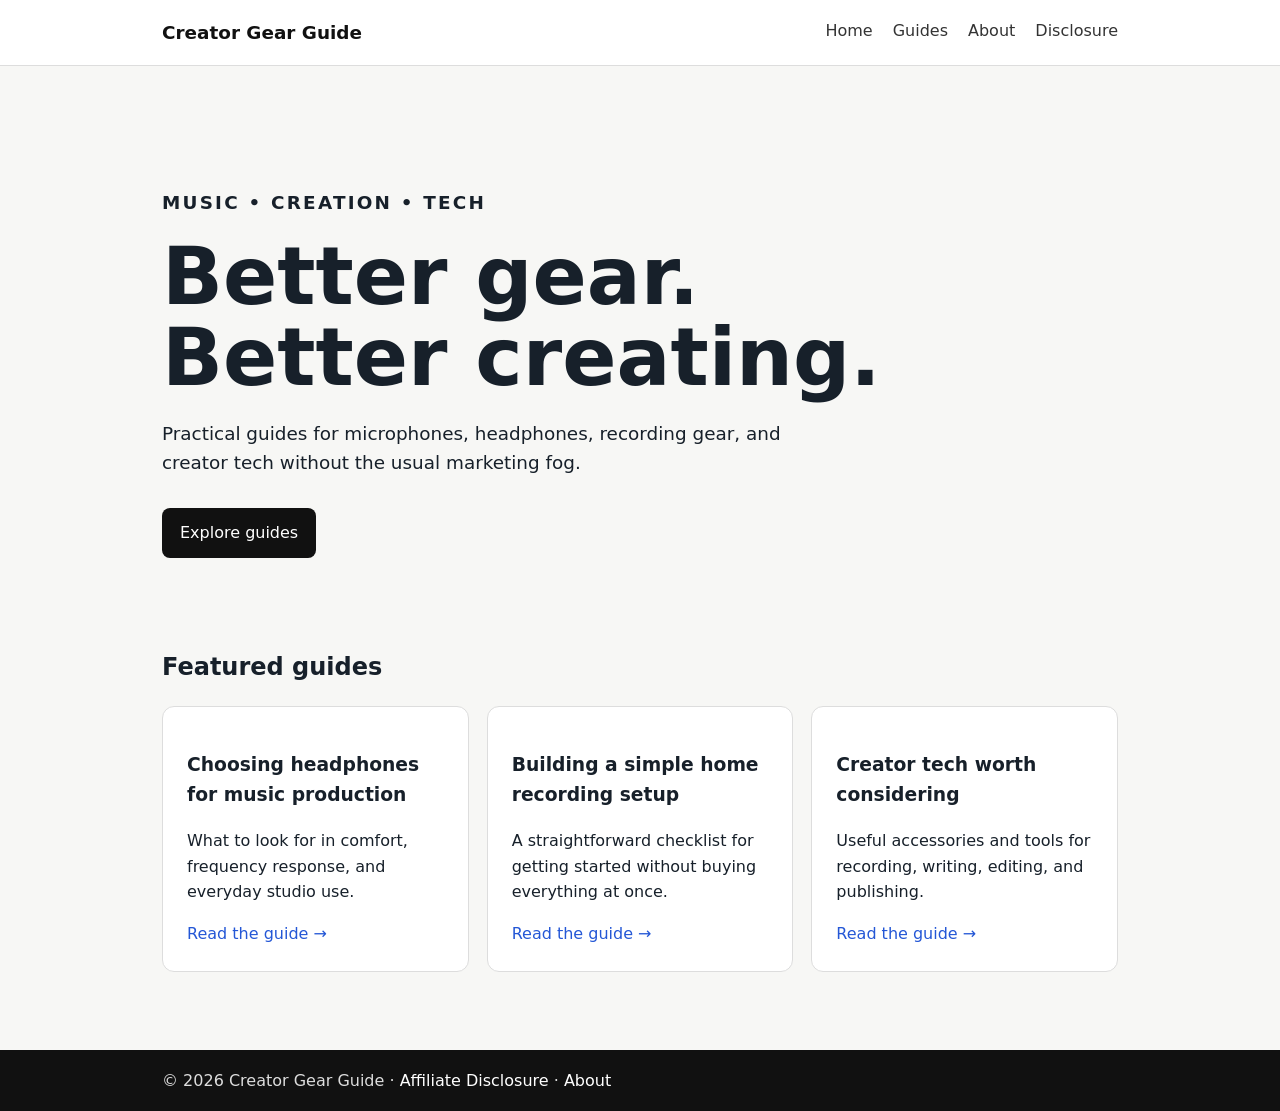
<file: index.html>
<!doctype html>
<html lang="en">
<head>
  <meta charset="utf-8">
  <meta name="viewport" content="width=device-width,initial-scale=1">
  <title>Creator Gear Guide</title>
  <link rel="stylesheet" href="style.css">
<meta name="google-site-verification" content="H8cd2s70seHZGb-p8-wVSUOIn64VAKPq653IBwXTppU" />
</head>

<body>

<header>
  <div class="wrap">
    <a class="logo" href="index.html">Creator Gear Guide</a>

    <nav>
      <a href="index.html">Home</a>
      <a href="guides.html">Guides</a>
      <a href="about.html">About</a>
      <a href="disclosure.html">Disclosure</a>
    </nav>
  </div>
</header>

<main class="wrap">

  <section class="hero">
    <p class="eyebrow">MUSIC • CREATION • TECH</p>

    <h1>Better gear. Better creating.</h1>

    <p>
      Practical guides for microphones, headphones,
      recording gear, and creator tech without the usual
      marketing fog.
    </p>

    <a class="button" href="guides.html">
      Explore guides
    </a>
  </section>

  <section>
    <h2>Featured guides</h2>

    <div class="cards">

      <article>
        <h3>Choosing headphones for music production</h3>
        <p>
          What to look for in comfort, frequency response,
          and everyday studio use.
        </p>
        <a href="guides.html">Read the guide →</a>
      </article>

      <article>
        <h3>Building a simple home recording setup</h3>
        <p>
          A straightforward checklist for getting started
          without buying everything at once.
        </p>
        <a href="guides.html">Read the guide →</a>
      </article>

      <article>
        <h3>Creator tech worth considering</h3>
        <p>
          Useful accessories and tools for recording,
          writing, editing, and publishing.
        </p>
        <a href="guides.html">Read the guide →</a>
      </article>

    </div>
  </section>

</main>

<footer>
  <div class="wrap">
    © 2026 Creator Gear Guide ·
    <a href="disclosure.html">Affiliate Disclosure</a> ·
    <a href="about.html">About</a>
  </div>
</footer>

</body>
</html>
</file>
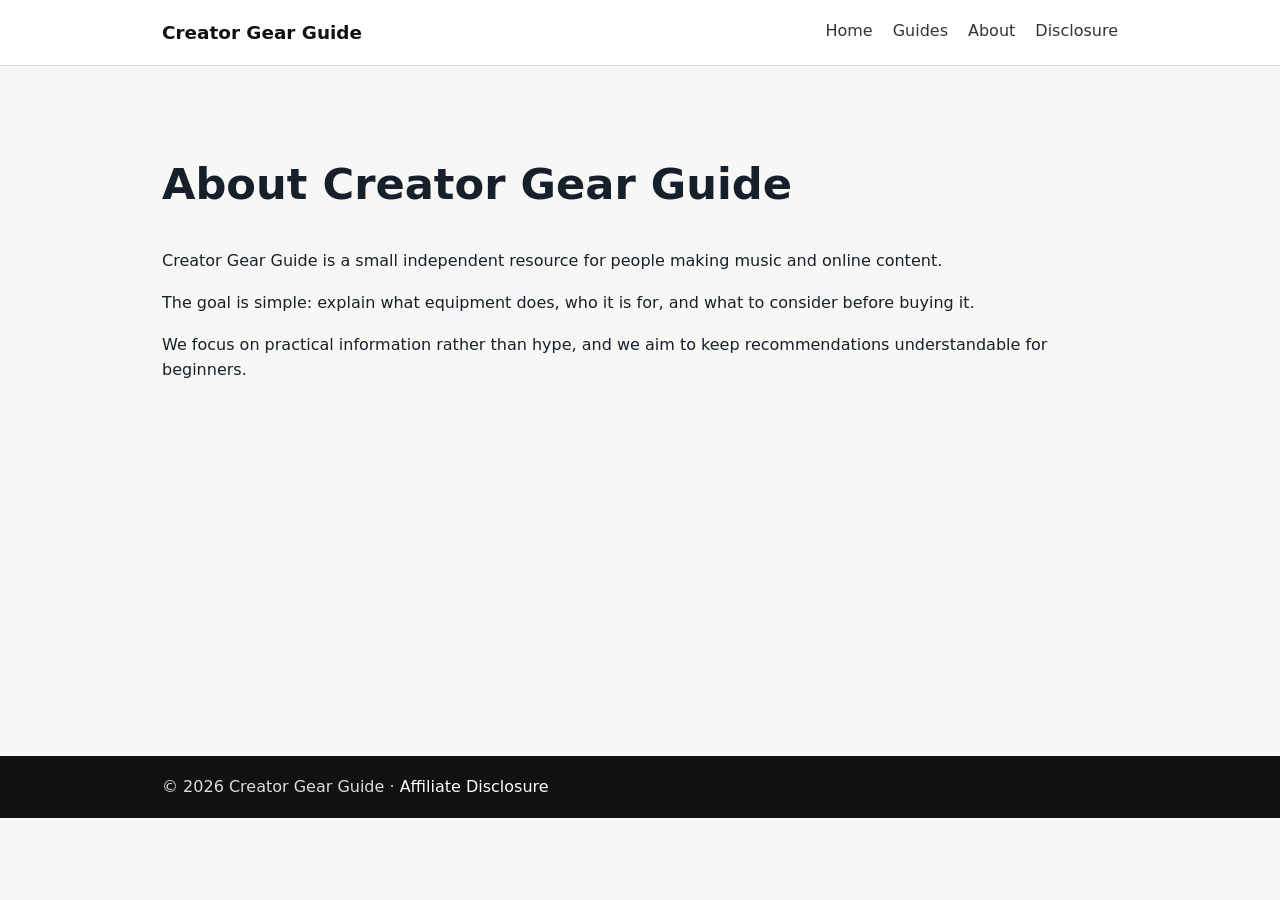
<file: about.html>
<!doctype html>
<html lang="en">
<head>
  <meta charset="utf-8">
  <meta name="viewport" content="width=device-width,initial-scale=1">
  <title>About | Creator Gear Guide</title>
  <link rel="stylesheet" href="style.css">
</head>

<body>

<header>
  <div class="wrap">
    <a class="logo" href="index.html">Creator Gear Guide</a>

    <nav>
      <a href="index.html">Home</a>
      <a href="guides.html">Guides</a>
      <a href="about.html">About</a>
      <a href="disclosure.html">Disclosure</a>
    </nav>
  </div>
</header>

<main class="wrap page">

  <h1>About Creator Gear Guide</h1>

  <p>
    Creator Gear Guide is a small independent resource for people
    making music and online content.
  </p>

  <p>
    The goal is simple: explain what equipment does, who it is for,
    and what to consider before buying it.
  </p>

  <p>
    We focus on practical information rather than hype,
    and we aim to keep recommendations understandable for beginners.
  </p>

</main>

<footer>
  <div class="wrap">
    © 2026 Creator Gear Guide ·
    <a href="disclosure.html">Affiliate Disclosure</a>
  </div>
</footer>

</body>
</html>
</file>
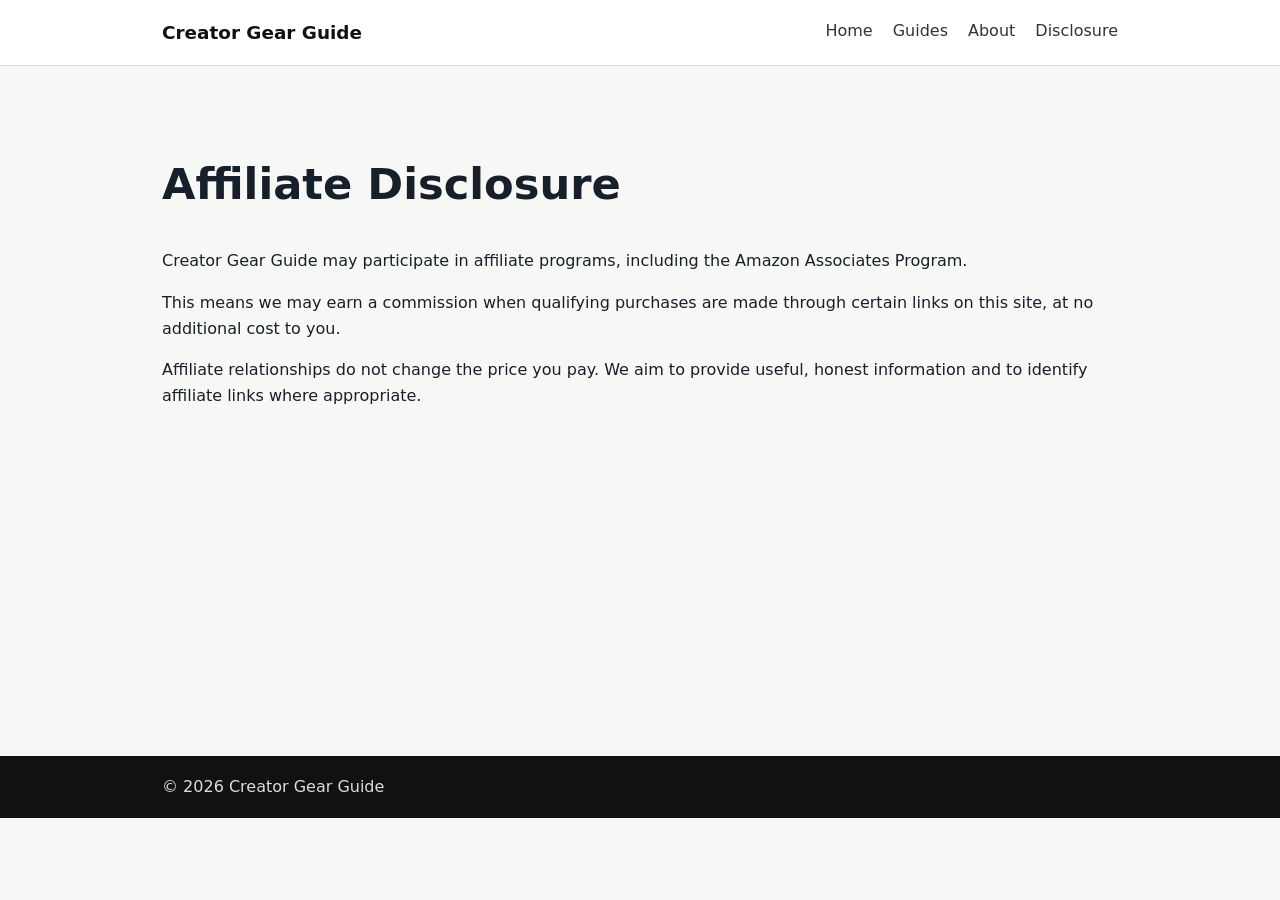
<file: disclosure.html>
<!doctype html>
<html lang="en">
<head>
  <meta charset="utf-8">
  <meta name="viewport" content="width=device-width,initial-scale=1">
  <title>Affiliate Disclosure | Creator Gear Guide</title>
  <link rel="stylesheet" href="style.css">
</head>

<body>

<header>
  <div class="wrap">
    <a class="logo" href="index.html">Creator Gear Guide</a>

    <nav>
      <a href="index.html">Home</a>
      <a href="guides.html">Guides</a>
      <a href="about.html">About</a>
      <a href="disclosure.html">Disclosure</a>
    </nav>
  </div>
</header>

<main class="wrap page">

  <h1>Affiliate Disclosure</h1>

  <p>
    Creator Gear Guide may participate in affiliate programs,
    including the Amazon Associates Program.
  </p>

  <p>
    This means we may earn a commission when qualifying purchases
    are made through certain links on this site, at no additional
    cost to you.
  </p>

  <p>
    Affiliate relationships do not change the price you pay.
    We aim to provide useful, honest information and to identify
    affiliate links where appropriate.
  </p>

</main>

<footer>
  <div class="wrap">
    © 2026 Creator Gear Guide
  </div>
</footer>

</body>
</html>
</file>
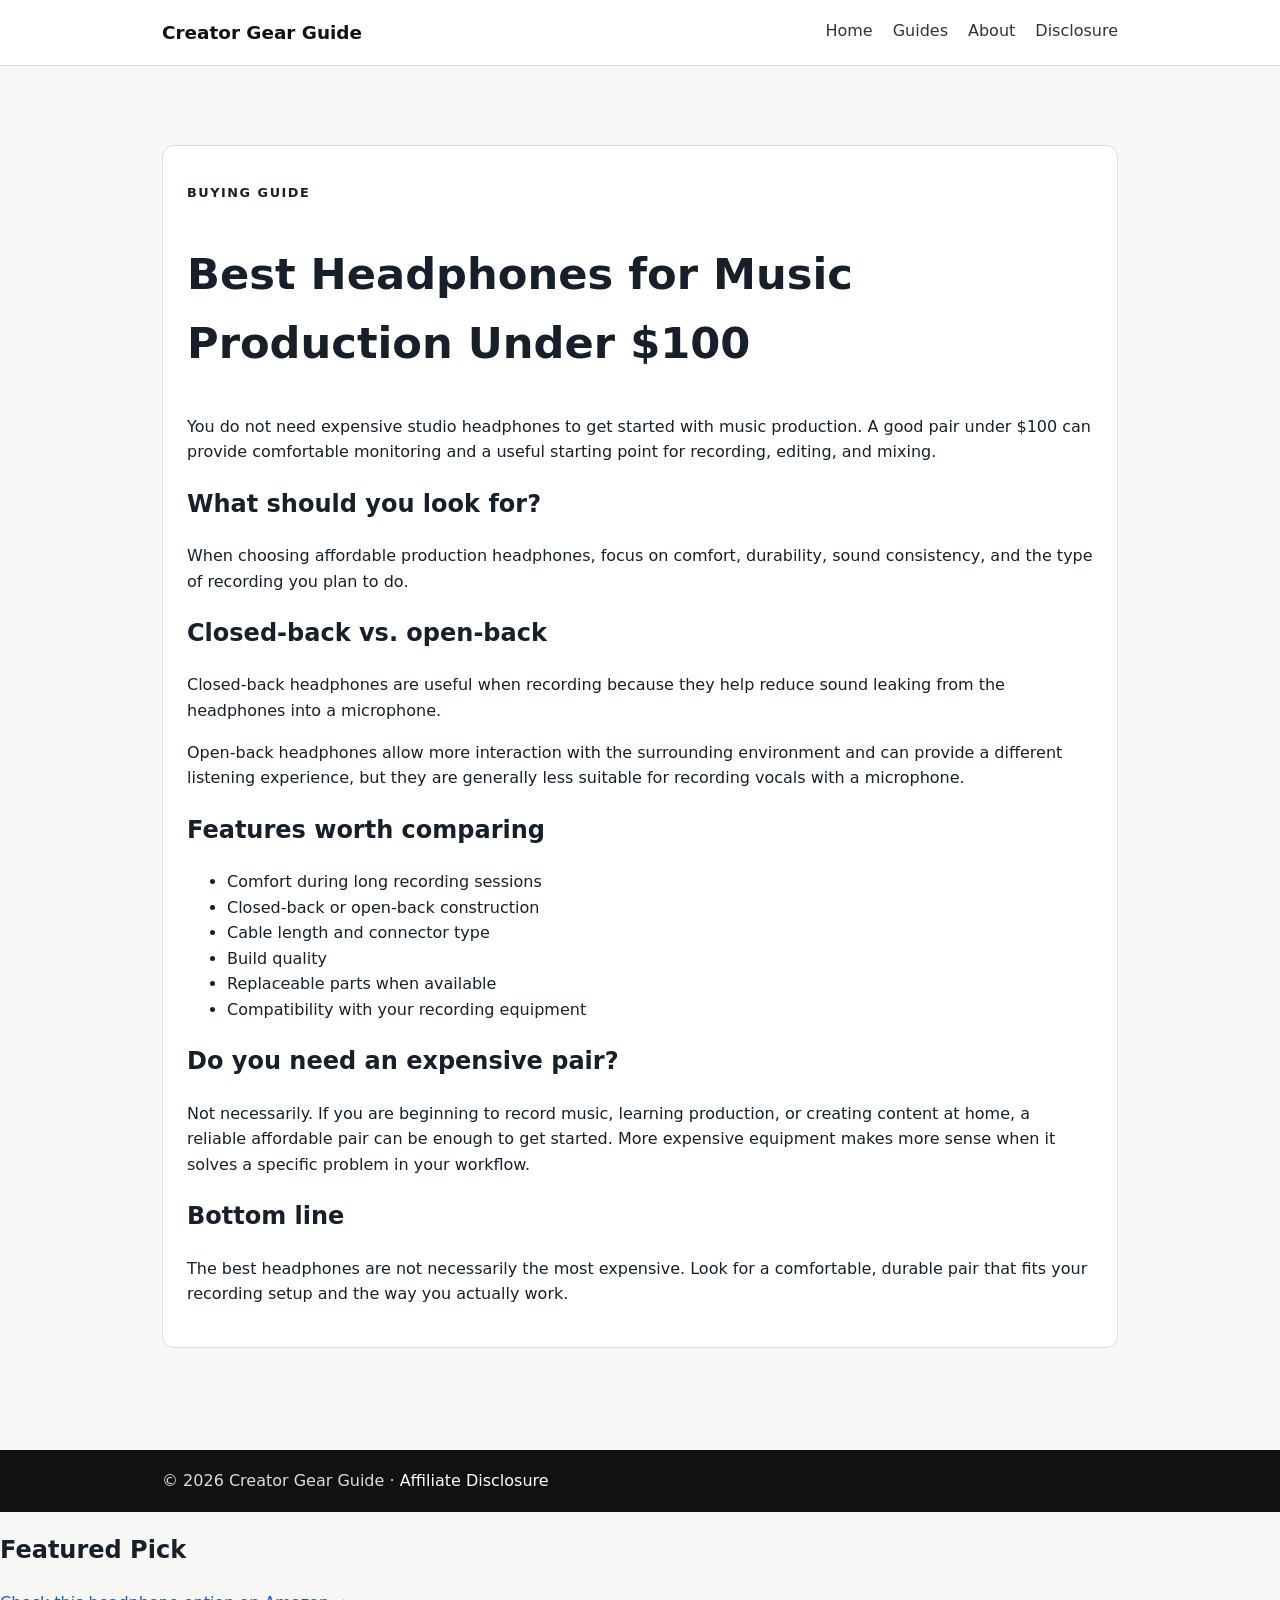
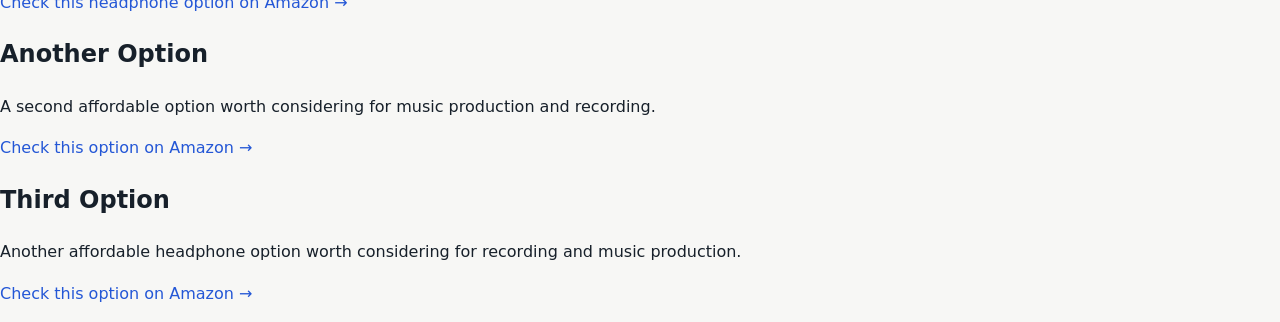
<file: guide-headphones-under-100.html>
<!doctype html>
<html lang="en">

<head>
  <meta charset="utf-8">
  <meta name="viewport" content="width=device-width,initial-scale=1">
  <title>Best Headphones for Music Production Under $100 | Creator Gear Guide</title>
  <meta name="description" content="What to look for when choosing affordable headphones for music production, recording, mixing, and everyday studio use.">
  <link rel="stylesheet" href="style.css">
</head>

<body>

<header>
  <div class="wrap">
    <a class="logo" href="index.html">Creator Gear Guide</a>

    <nav>
      <a href="index.html">Home</a>
      <a href="guides.html">Guides</a>
      <a href="about.html">About</a>
      <a href="disclosure.html">Disclosure</a>
    </nav>
  </div>
</header>

<main class="wrap page">

  <article>

    <p class="eyebrow">BUYING GUIDE</p>

    <h1>Best Headphones for Music Production Under $100</h1>

    <p>
      You do not need expensive studio headphones to get started
      with music production. A good pair under $100 can provide
      comfortable monitoring and a useful starting point for
      recording, editing, and mixing.
    </p>

    <h2>What should you look for?</h2>

    <p>
      When choosing affordable production headphones, focus on
      comfort, durability, sound consistency, and the type of
      recording you plan to do.
    </p>

    <h2>Closed-back vs. open-back</h2>

    <p>
      Closed-back headphones are useful when recording because
      they help reduce sound leaking from the headphones into
      a microphone.
    </p>

    <p>
      Open-back headphones allow more interaction with the
      surrounding environment and can provide a different
      listening experience, but they are generally less suitable
      for recording vocals with a microphone.
    </p>

    <h2>Features worth comparing</h2>

    <ul>
      <li>Comfort during long recording sessions</li>
      <li>Closed-back or open-back construction</li>
      <li>Cable length and connector type</li>
      <li>Build quality</li>
      <li>Replaceable parts when available</li>
      <li>Compatibility with your recording equipment</li>
    </ul>

    <h2>Do you need an expensive pair?</h2>

    <p>
      Not necessarily. If you are beginning to record music,
      learning production, or creating content at home, a
      reliable affordable pair can be enough to get started.
      More expensive equipment makes more sense when it solves
      a specific problem in your workflow.
    </p>

    <h2>Bottom line</h2>

    <p>
      The best headphones are not necessarily the most expensive.
      Look for a comfortable, durable pair that fits your
      recording setup and the way you actually work.
    </p>

  </article>

</main>

<footer>
  <div class="wrap">
    © 2026 Creator Gear Guide ·
    <a href="disclosure.html">Affiliate Disclosure</a>
  </div>
</footer>
<h2>Featured Pick</h2>

<p>
  <a href="https://amzn.to/4zhwoCk" target="_blank" rel="nofollow sponsored">
    Check this headphone option on Amazon →
  </a>
</p>
<h2>Another Option</h2>

<p>
  A second affordable option worth considering for music production
  and recording.
</p>

<p>
  <a href="https://amzn.to/4yJt3Mg" target="_blank" rel="nofollow sponsored">
    Check this option on Amazon →
  </a>
</p>
<h2>Third Option</h2>

<p>
  Another affordable headphone option worth considering
  for recording and music production.
</p>

<p>
  <a href="https://amzn.to/4i2lgmW" target="_blank" rel="nofollow sponsored">
    Check this option on Amazon →
  </a>
</p>
</body>
</html>
</file>
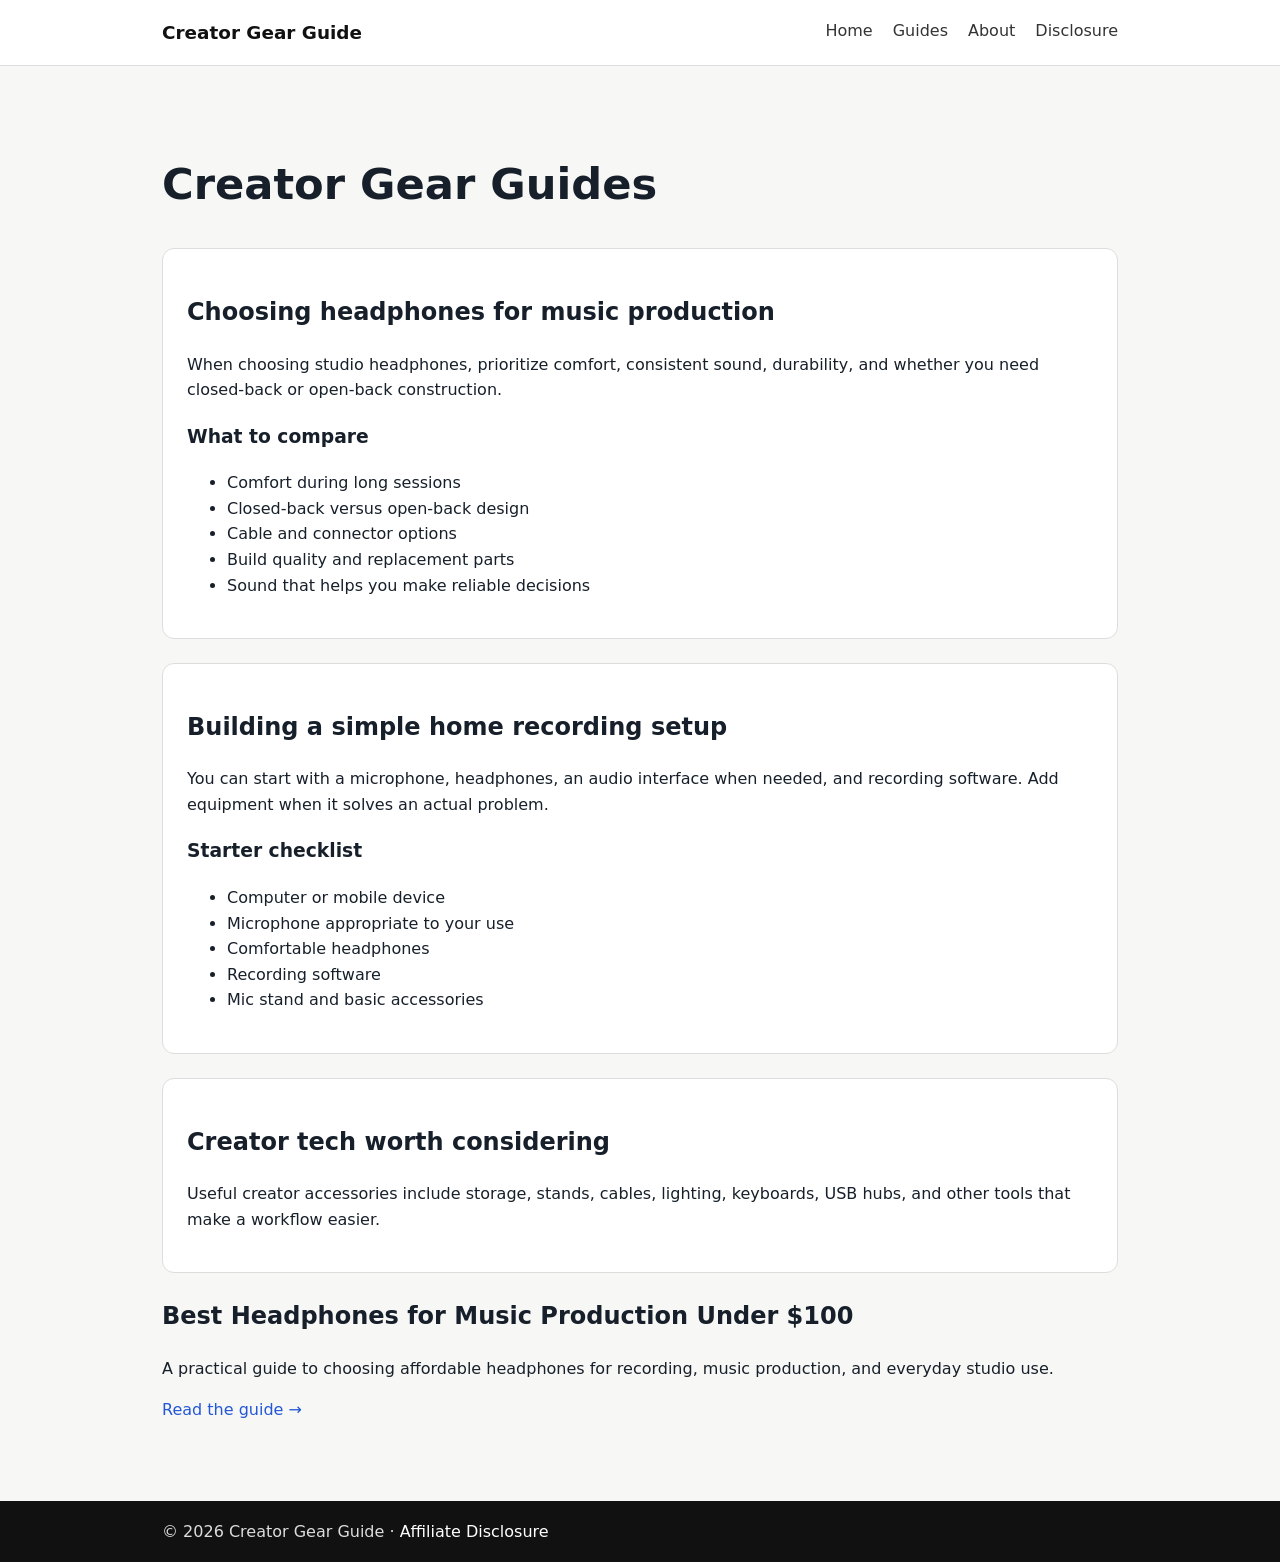
<file: guides.html>
<!doctype html>
<html lang="en">
<head>
  <meta charset="utf-8">
  <meta name="viewport" content="width=device-width,initial-scale=1">
  <title>Guides | Creator Gear Guide</title>
  <link rel="stylesheet" href="style.css">
</head>

<body>

<header>
  <div class="wrap">
    <a class="logo" href="index.html">Creator Gear Guide</a>

    <nav>
      <a href="index.html">Home</a>
      <a href="guides.html">Guides</a>
      <a href="about.html">About</a>
      <a href="disclosure.html">Disclosure</a>
    </nav>
  </div>
</header>

<main class="wrap page">

  <h1>Creator Gear Guides</h1>

  <article>
    <h2>Choosing headphones for music production</h2>

    <p>
      When choosing studio headphones, prioritize comfort,
      consistent sound, durability, and whether you need
      closed-back or open-back construction.
    </p>

    <h3>What to compare</h3>

    <ul>
      <li>Comfort during long sessions</li>
      <li>Closed-back versus open-back design</li>
      <li>Cable and connector options</li>
      <li>Build quality and replacement parts</li>
      <li>Sound that helps you make reliable decisions</li>
    </ul>
  </article>

  <article>
    <h2>Building a simple home recording setup</h2>

    <p>
      You can start with a microphone, headphones,
      an audio interface when needed, and recording software.
      Add equipment when it solves an actual problem.
    </p>

    <h3>Starter checklist</h3>

    <ul>
      <li>Computer or mobile device</li>
      <li>Microphone appropriate to your use</li>
      <li>Comfortable headphones</li>
      <li>Recording software</li>
      <li>Mic stand and basic accessories</li>
    </ul>
  </article>

  <article>
    <h2>Creator tech worth considering</h2>

    <p>
      Useful creator accessories include storage, stands,
      cables, lighting, keyboards, USB hubs, and other tools
      that make a workflow easier.
    </p>
  </article>
  <h2>Best Headphones for Music Production Under $100</h2>

  <p>
    A practical guide to choosing affordable headphones
    for recording, music production, and everyday studio use.
  </p>

  <a href="guide-headphones-under-100.html">Read the guide →</a>
</article>
</main>

<footer>
  <div class="wrap">
    © 2026 Creator Gear Guide ·
    <a href="disclosure.html">Affiliate Disclosure</a>
  </div>
</footer>

</body>
</html>
</file>
<file: style.css>
* {
  box-sizing: border-box;
}

body {
  margin: 0;
  font-family: system-ui, -apple-system, BlinkMacSystemFont, "Segoe UI", sans-serif;
  line-height: 1.6;
  color: #17202a;
  background: #f7f7f5;
}

a {
  color: #2457d6;
  text-decoration: none;
}

a:hover {
  text-decoration: underline;
}

.wrap {
  max-width: 1000px;
  margin: auto;
  padding: 18px 22px;
}

header {
  background: #fff;
  border-bottom: 1px solid #ddd;
}

.logo {
  font-weight: 800;
  color: #111;
  font-size: 1.15rem;
}

nav {
  float: right;
  display: flex;
  gap: 20px;
}

nav a {
  color: #333;
}

.hero {
  padding: 85px 0 70px;
}

.eyebrow {
  font-size: 0.8rem;
  letter-spacing: 0.12em;
  font-weight: 700;
}

.hero h1 {
  font-size: clamp(2.5rem, 7vw, 5rem);
  line-height: 1.02;
  max-width: 750px;
  margin: 10px 0 20px;
}

.hero p {
  max-width: 650px;
  font-size: 1.15rem;
}

.button {
  display: inline-block;
  background: #111;
  color: #fff;
  padding: 12px 18px;
  border-radius: 8px;
  margin-top: 12px;
}

.cards {
  display: grid;
  grid-template-columns: repeat(3, 1fr);
  gap: 18px;
}

.cards article,
main article {
  background: #fff;
  border: 1px solid #ddd;
  border-radius: 12px;
  padding: 24px;
}

.page {
  padding-top: 55px;
  min-height: 70vh;
}

.page > article {
  margin: 24px 0;
}

.page h1 {
  font-size: 2.7rem;
}

footer {
  margin-top: 60px;
  background: #111;
  color: #ddd;
}

footer a {
  color: #fff;
}

@media (max-width: 700px) {
  nav {
    float: none;
    margin-top: 12px;
    flex-wrap: wrap;
    gap: 12px;
  }

  .cards {
    grid-template-columns: 1fr;
  }

  .hero {
    padding: 55px 0;
  }

  .wrap {
    padding-left: 18px;
    padding-right: 18px;
  }
}
</file>
